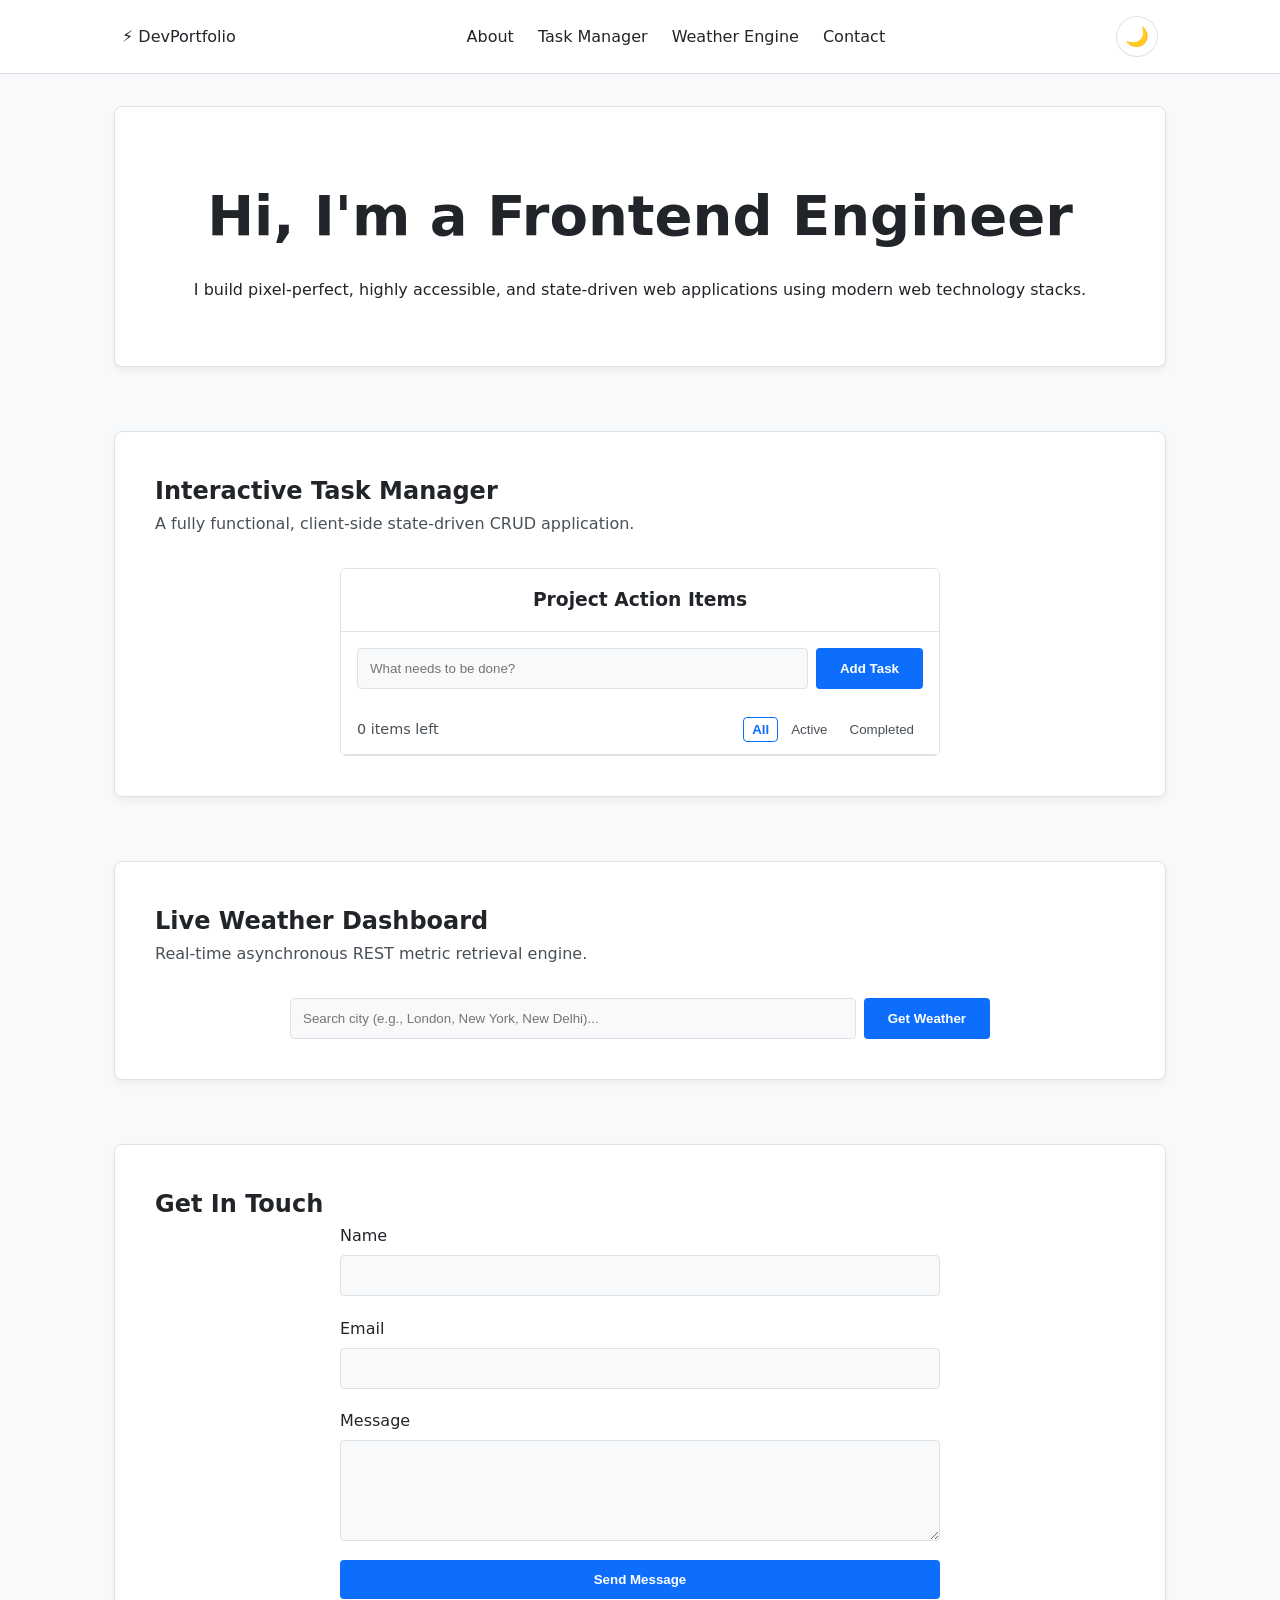
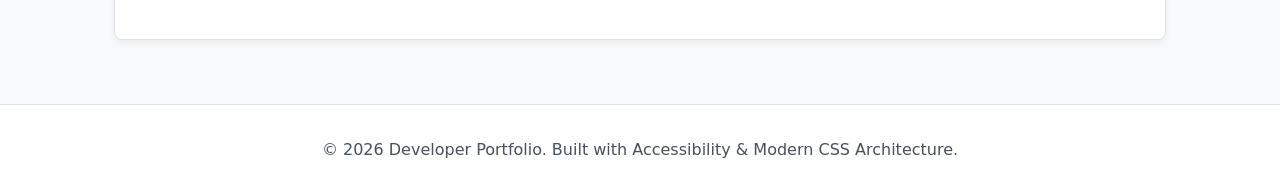
<file: index.html>
<!DOCTYPE html>
<html lang="en">
<head>
    <meta charset="UTF-8">
    <meta name="viewport" content="width=device-width, initial-scale=1.0">
    <title>Developer Portfolio, Tasks & Weather Engine</title>
    <meta name="description" content="Professional portfolio showcasing advanced frontend engineering skills, featuring an accessible To-Do system and an async real-time Weather Dashboard.">
    <meta name="keywords" content="Frontend Developer, Portfolio, JavaScript, CSS Grid, Asynchronous JS, REST API, Accessibility, WCAG">
    <meta name="author" content="Developer Name">
    <link rel="stylesheet" href="style.css">
</head>
<body>

    <!-- Accessibility Skip Link -->
    <a href="#main-content" class="skip-link">Skip to main content</a>

    <!-- Header & Navigation -->
    <header class="site-header">
        <div class="header-container">
            <span class="site-logo" aria-hidden="true">⚡ DevPortfolio</span>
            <nav aria-label="Main Navigation">
                <ul class="nav-links">
                    <li><a href="#about">About</a></li>
                    <li><a href="#projects">Task Manager</a></li>
                    <li><a href="#weather">Weather Engine</a></li>
                    <li><a href="#contact">Contact</a></li>
                </ul>
            </nav>
            <button id="theme-toggle" class="theme-btn" aria-label="Toggle dark mode" aria-pressed="false">
                <span class="mode-icon" aria-hidden="true">🌙</span>
            </button>
        </div>
    </header>

    <!-- Main Content Area -->
    <main id="main-content">

        <!-- Hero / About Section (Task 1 & 2) -->
        <section id="about" class="hero-section" aria-labelledby="about-heading">
            <div class="hero-content">
                <h1 id="about-heading">Hi, I'm a Frontend Engineer</h1>
                <p>I build pixel-perfect, highly accessible, and state-driven web applications using modern web technology stacks.</p>
            </div>
        </section>

        <!-- Task 3: Interactive To-Do Project Section -->
        <section id="projects" class="projects-section" aria-labelledby="projects-heading">
            <h2 id="projects-heading">Interactive Task Manager</h2>
            <p class="section-subtitle">A fully functional, client-side state-driven CRUD application.</p>

            <div class="todo-app" role="region" aria-label="To-Do List Application">
                <div class="todo-header">
                    <h3>Project Action Items</h3>
                </div>

                <form id="todo-form" class="todo-form" aria-label="Add new task form">
                    <div class="input-group">
                        <label for="todo-input" class="sr-only">New Task Description</label>
                        <input type="text" id="todo-input" placeholder="What needs to be done?" required autocomplete="off">
                        <button type="submit" aria-label="Add task">Add Task</button>
                    </div>
                </form>

                <div class="todo-controls">
                    <span id="items-left" class="items-left" aria-live="polite">0 items left</span>
                    <div class="filter-buttons" role="group" aria-label="Filter tasks">
                        <button type="button" id="filter-all" class="filter-btn active" aria-pressed="true">All</button>
                        <button type="button" id="filter-active" class="filter-btn" aria-pressed="false">Active</button>
                        <button type="button" id="filter-completed" class="filter-btn" aria-pressed="false">Completed</button>
                    </div>
                </div>

                <ul id="todo-list" class="todo-list" aria-label="List of tasks">
                    <!-- Loaded dynamically via JS -->
                </ul>
            </div>
        </section>

        <!-- Task 4: Asynchronous Real-Time Weather Dashboard Section -->
        <section id="weather" class="weather-section" aria-labelledby="weather-heading">
            <h2 id="weather-heading">Live Weather Dashboard</h2>
            <p class="section-subtitle">Real-time asynchronous REST metric retrieval engine.</p>

            <div class="weather-container">
                <div class="weather-search-box">
                    <form id="weather-form" class="weather-form" aria-label="City weather exploration form">
                        <div class="input-group">
                            <label for="weather-input" class="sr-only">Enter city name</label>
                            <input type="text" id="weather-input" placeholder="Search city (e.g., London, New York, New Delhi)..." required autocomplete="off">
                            <button type="submit" id="weather-submit" aria-label="Search target weather data">Get Weather</button>
                        </div>
                    </form>
                </div>

                <!-- Async Visual Wrapper Handlers -->
                <div id="weather-loader" class="weather-loader hidden" aria-live="polite" aria-hidden="true">
                    <div class="spinner"></div>
                    <p>Fetching real-time dataset...</p>
                </div>

                <div id="weather-error" class="weather-error hidden" role="alert" aria-live="assertive">
                    <span class="error-icon" aria-hidden="true">⚠️</span>
                    <p id="error-message">Failed to process network transmission payload.</p>
                </div>

                <!-- Data Display Output Frame Component -->
                <div id="weather-display" class="weather-display hidden" role="region" aria-label="Weather metrics results display window">
                    <div class="weather-main-card">
                        <h3 id="w-location" class="w-location">City Name, CC</h3>
                        <div class="w-main-row">
                            <span id="w-icon" class="w-icon" aria-hidden="true">☀️</span>
                            <span id="w-temp" class="w-temp">--°C</span>
                        </div>
                        <p id="w-description" class="w-description">Clear Skies</p>
                    </div>

                    <!-- Complex Nested Grid Processing Array Layout Nodes -->
                    <div class="weather-metrics-grid">
                        <div class="metric-card">
                            <span class="m-icon" aria-hidden="true">💧</span>
                            <div class="m-info">
                                <span class="m-label">Humidity</span>
                                <span id="w-humidity" class="m-value">--%</span>
                            </div>
                        </div>
                        <div class="metric-card">
                            <span class="m-icon" aria-hidden="true">💨</span>
                            <div class="m-info">
                                <span class="m-label">Wind Speed</span>
                                <span id="w-wind" class="m-value">-- km/h</span>
                            </div>
                        </div>
                        <div class="metric-card">
                            <span class="m-icon" aria-hidden="true">🧭</span>
                            <div class="m-info">
                                <span class="m-label">Wind Direction</span>
                                <span id="w-direction" class="m-value">--°</span>
                            </div>
                        </div>
                        <div class="metric-card">
                            <span class="m-icon" aria-hidden="true">⛰️</span>
                            <div class="m-info">
                                <span class="m-label">Elevation</span>
                                <span id="w-elevation" class="m-value">--m</span>
                            </div>
                        </div>
                    </div>
                </div>
            </div>
        </section>

        <!-- Accessible Contact Form Section (Task 1) -->
        <section id="contact" class="contact-section" aria-labelledby="contact-heading">
            <h2 id="contact-heading">Get In Touch</h2>
            <form class="contact-form" aria-label="Contact form">
                <div class="form-field">
                    <label for="contact-name">Name</label>
                    <input type="text" id="contact-name" name="name" required autocomplete="name">
                </div>
                <div class="form-field">
                    <label for="contact-email">Email</label>
                    <input type="email" id="contact-email" name="email" required autocomplete="email">
                </div>
                <div class="form-field">
                    <label for="contact-message">Message</label>
                    <textarea id="contact-message" name="message" rows="5" required></textarea>
                </div>
                <button type="submit" class="submit-btn">Send Message</button>
            </form>
        </section>

    </main>

    <!-- Footer -->
    <footer class="site-footer">
        <p>&copy; 2026 Developer Portfolio. Built with Accessibility & Modern CSS Architecture.</p>
    </footer>

    <script src="app.js"></script>
</body>
</html>
</file>
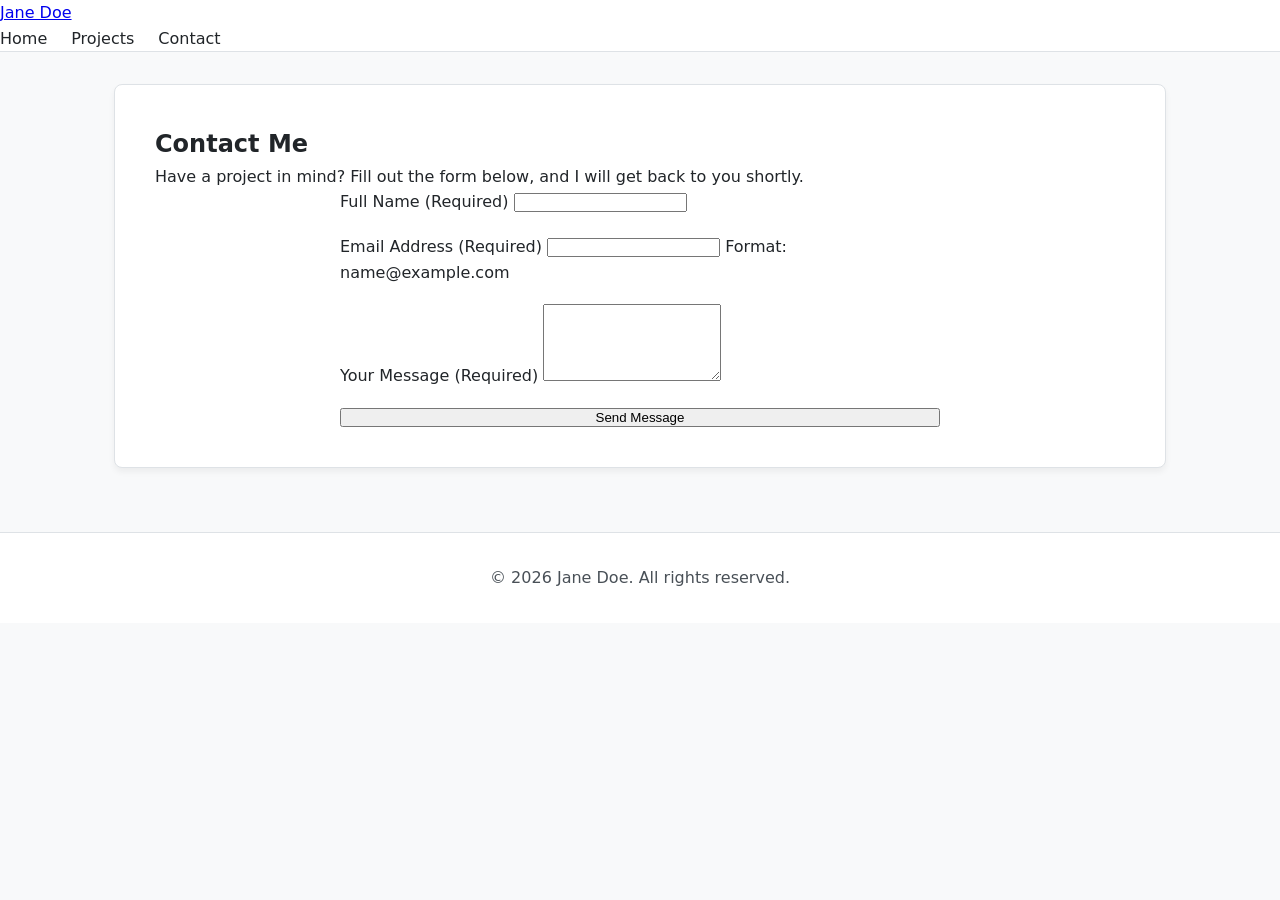
<file: contact.html>
<!DOCTYPE html>
<html lang="en">
<head>
  <meta charset="UTF-8">
  <meta name="viewport" content="width=device-width, initial-scale=1.0">
  <title>Contact Jane Doe | Portfolio</title>
  <meta name="description" content="Get in touch with Jane Doe for front-end web development opportunities.">
  <link rel="canonical" href="https://janedoe.dev">
  <link rel="stylesheet" href="style.css">
</head>
<body>

  <a href="#main-content" class="skip-link">Skip to main content</a>

  <header class="site-header">
    <div class="logo">
      <a href="index.html" aria-label="Jane Doe Portfolio Home">Jane Doe</a>
    </div>
    <nav aria-label="Main Navigation">
      <ul class="nav-links">
        <li><a href="index.html">Home</a></li>
        <li><a href="index.html#projects">Projects</a></li>
        <li><a href="contact.html" aria-current="page">Contact</a></li>
      </ul>
    </nav>
  </header>

  <main id="main-content" class="container">
    <section aria-labelledby="contact-heading" class="contact-section">
      <h1 id="contact-heading">Contact Me</h1>
      <p>Have a project in mind? Fill out the form below, and I will get back to you shortly.</p>

      <form action="#" method="POST" class="contact-form" novalidate>
        <div class="form-group">
          <label id="name-label" for="user-name">Full Name (Required)</label>
          <input type="text" id="user-name" name="name" required aria-required="true" aria-labelledby="name-label">
        </div>

        <div class="form-group">
          <label id="email-label" for="user-email">Email Address (Required)</label>
          <input type="email" id="user-email" name="email" required aria-required="true" aria-labelledby="email-label" aria-describedby="email-hint">
          <span id="email-hint" class="form-hint">Format: name@example.com</span>
        </div>

        <div class="form-group">
          <label id="message-label" for="user-message">Your Message (Required)</label>
          <textarea id="user-message" name="message" rows="5" required aria-required="true" aria-labelledby="message-label"></textarea>
        </div>

        <button type="submit">Send Message</button>
      </form>
    </section>
  </main>

  <footer class="site-footer">
    <p>&copy; 2026 Jane Doe. All rights reserved.</p>
  </footer>

</body>
</html>
</file>
<file: style.css>
/* ==========================================================================
   CSS Variables & Themes (Task 2)
   ========================================================================== */
:root {
    /* Light Mode Palette */
    --bg-primary: #f8f9fa;
    --bg-secondary: #ffffff;
    --text-primary: #212529;
    --text-secondary: #495057;
    --accent: #0d6efd;
    --accent-hover: #0b5ed7;
    --border-color: #dee2e6;
    --focus-ring: #0d6efd;
    --danger: #dc3545;
    --success: #198754;
    --shadow: 0 4px 6px rgba(0, 0, 0, 0.05);
    --transition: all 0.3s ease;
}

[data-theme="dark"] {
    /* Dark Mode Palette */
    --bg-primary: #121212;
    --bg-secondary: #1e1e1e;
    --text-primary: #f8f9fa;
    --text-secondary: #adb5bd;
    --accent: #3d8bfd;
    --accent-hover: #6ea8fe;
    --border-color: #343a40;
    --focus-ring: #6ea8fe;
    --shadow: 0 4px 6px rgba(0, 0, 0, 0.3);
}

/* ==========================================================================
   Reset & Base Styles
   ========================================================================== */
* {
    box-sizing: border-box;
    margin: 0;
    padding: 0;
}

body {
    font-family: system-ui, -apple-system, sans-serif;
    background-color: var(--bg-primary);
    color: var(--text-primary);
    line-height: 1.6;
    transition: var(--transition);
}

/* Accessibility Focus States */
input:focus, textarea:focus, button:focus, a:focus {
    outline: 3px solid var(--focus-ring);
    outline-offset: 2px;
}

/* Screen Reader Only Utility */
.sr-only {
    position: absolute;
    width: 1px;
    height: 1px;
    padding: 0;
    margin: -1px;
    overflow: hidden;
    clip: rect(0, 0, 0, 0);
    border: 0;
}

/* Skip Link */
.skip-link {
    position: absolute;
    top: -100px;
    left: 0;
    background: var(--accent);
    color: white;
    padding: 1rem;
    z-index: 100;
    transition: top 0.2s;
}
.skip-link:focus {
    top: 0;
}

/* ==========================================================================
   Layout Architecture (Grid & Flexbox)
   ========================================================================== */
.header-container {
    display: flex;
    justify-content: space-between;
    align-items: center;
    max-width: 1100px;
    margin: 0 auto;
    padding: 1rem 2rem;
}

.site-header {
    background-color: var(--bg-secondary);
    border-bottom: 1px solid var(--border-color);
    position: sticky;
    top: 0;
    z-index: 10;
}

.nav-links {
    display: flex;
    list-style: none;
    gap: 1.5rem;
}

.nav-links a {
    color: var(--text-primary);
    text-decoration: none;
    font-weight: 500;
}

.theme-btn {
    background: none;
    border: 1px solid var(--border-color);
    padding: 0.5rem;
    border-radius: 50%;
    cursor: pointer;
    font-size: 1.2rem;
}

/* Main Layout Grid */
main {
    max-width: 1100px;
    margin: 2rem auto;
    padding: 0 1.5rem;
    display: grid;
    grid-template-columns: 1fr;
    gap: 3rem;
}

/* Sections */
section {
    background-color: var(--bg-secondary);
    padding: 2.5rem;
    border-radius: 8px;
    box-shadow: var(--shadow);
    border: 1px solid var(--border-color);
}

.hero-section {
    text-align: center;
    padding: 4rem 2rem;
}

.hero-section h1 {
    font-size: 2.5rem;
    margin-bottom: 1rem;
}

.section-subtitle {
    color: var(--text-secondary);
    margin-bottom: 2rem;
}

/* ==========================================================================
   Task 3: To-Do App UI Component Styles
   ========================================================================== */
.todo-app {
    max-width: 600px;
    margin: 0 auto;
    border: 1px solid var(--border-color);
    border-radius: 6px;
    background: var(--bg-primary);
    overflow: hidden;
}

.todo-header {
    background-color: var(--bg-secondary);
    padding: 1rem;
    border-bottom: 1px solid var(--border-color);
    text-align: center;
}

.todo-form {
    padding: 1rem;
    background-color: var(--bg-secondary);
}

.input-group {
    display: flex;
    gap: 0.5rem;
}

.input-group input {
    flex: 1;
    padding: 0.75rem;
    border: 1px solid var(--border-color);
    border-radius: 4px;
    background: var(--bg-primary);
    color: var(--text-primary);
}

.input-group button, .submit-btn {
    background-color: var(--accent);
    color: white;
    border: none;
    padding: 0.75rem 1.5rem;
    border-radius: 4px;
    cursor: pointer;
    font-weight: bold;
}

.input-group button:hover, .submit-btn:hover {
    background-color: var(--accent-hover);
}

.todo-controls {
    display: flex;
    justify-content: space-between;
    align-items: center;
    padding: 0.75rem 1rem;
    background: var(--bg-secondary);
    border-bottom: 1px solid var(--border-color);
    font-size: 0.9rem;
    color: var(--text-secondary);
}

.filter-buttons {
    display: flex;
    gap: 0.25rem;
}

.filter-btn {
    background: none;
    border: 1px solid transparent;
    padding: 0.25rem 0.5rem;
    border-radius: 4px;
    cursor: pointer;
    color: var(--text-secondary);
}

.filter-btn.active {
    border-color: var(--accent);
    color: var(--accent);
    font-weight: bold;
}

/* Dynamic Todo List Items */
.todo-list {
    list-style: none;
    background-color: var(--bg-secondary);
}

.todo-item {
    display: flex;
    align-items: center;
    justify-content: space-between;
    padding: 0.75rem 1rem;
    border-bottom: 1px solid var(--border-color);
    gap: 1rem;
}

.todo-item-left {
    display: flex;
    align-items: center;
    gap: 0.75rem;
    flex: 1;
}

.todo-checkbox {
    width: 1.2rem;
    height: 1.2rem;
    cursor: pointer;
}

.todo-text {
    flex: 1;
    word-break: break-all;
}

.todo-item.completed .todo-text {
    text-decoration: line-through;
    color: var(--text-secondary);
}

/* Edit State Inputs */
.edit-input {
    flex: 1;
    padding: 0.4rem;
    border: 1px solid var(--accent);
    background: var(--bg-primary);
    color: var(--text-primary);
    border-radius: 4px;
}

.todo-actions {
    display: flex;
    gap: 0.5rem;
}

.action-btn {
    background: none;
    border: 1px solid var(--border-color);
    padding: 0.3rem 0.6rem;
    border-radius: 4px;
    cursor: pointer;
    font-size: 0.85rem;
    color: var(--text-primary);
}

.btn-edit:hover, .btn-save:hover {
    border-color: var(--accent);
    color: var(--accent);
}

.btn-delete:hover, .btn-cancel:hover {
    border-color: var(--danger);
    color: var(--danger);
}

/* ==========================================================================
   Contact Form Styles
   ========================================================================== */
.contact-form {
    display: flex;
    flex-direction: column;
    gap: 1.2rem;
    max-width: 600px;
    margin: 0 auto;
}

.form-field {
    display: flex;
    flex-direction: column;
    gap: 0.4rem;
}

.form-field label {
    font-weight: 500;
}

.form-field input, .form-field textarea {
    padding: 0.75rem;
    border: 1px solid var(--border-color);
    border-radius: 4px;
    background: var(--bg-primary);
    color: var(--text-primary);
}

/* ==========================================================================
   Footer
   ========================================================================== */
.site-footer {
    text-align: center;
    padding: 2rem;
    margin-top: 4rem;
    color: var(--text-secondary);
    border-top: 1px solid var(--border-color);
    background-color: var(--bg-secondary);
}

/* ==========================================================================
   Responsive Breakpoints (Task 2 Mobile-First Architecture)
   ========================================================================== */
@media (min-width: 768px) {
    main {
        gap: 4rem;
    }
    
    .hero-section h1 {
        font-size: 3.5rem;
    }
}
/* ==========================================================================
   Task 4: Weather Dashboard Grid Engine Module
   ========================================================================== */
.weather-section {
    position: relative;
}

.weather-container {
    max-width: 700px;
    margin: 0 auto;
    display: flex;
    flex-direction: column;
    gap: 1.5rem;
}

/* Local Component Search Area Layout */
.weather-search-box {
    width: 100%;
}

/* Component Core Layout Frame Cards */
.weather-display {
    animation: fadeIn 0.4s cubic-bezier(0.4, 0, 0.2, 1) forwards;
    display: flex;
    flex-direction: column;
    gap: 1.5rem;
}

.weather-main-card {
    background: linear-gradient(135deg, var(--accent), var(--accent-hover));
    color: #ffffff;
    padding: 2.5rem;
    border-radius: 14px;
    text-align: center;
    box-shadow: var(--shadow);
    border: 1px solid rgba(255, 255, 255, 0.1);
}

.w-location {
    font-size: 1.8rem;
    font-weight: 700;
    margin-bottom: 0.5rem;
    letter-spacing: -0.02em;
}

.w-main-row {
    display: flex;
    justify-content: center;
    align-items: center;
    gap: 1rem;
    margin: 1rem 0;
}

.w-icon {
    font-size: 3.5rem;
    filter: drop-shadow(0 4px 8px rgba(0, 0, 0, 0.15));
}

.w-temp {
    font-size: 4rem;
    font-weight: 800;
    letter-spacing: -0.04em;
}

.w-description {
    font-size: 1.1rem;
    font-weight: 500;
    opacity: 0.9;
    text-transform: capitalize;
}

/* Two-Dimensional Layout Processing Grid (Task 2 Spec) */
.weather-metrics-grid {
    display: grid;
    grid-template-columns: repeat(2, 1fr);
    gap: 1rem;
}

.metric-card {
    background: var(--bg-primary);
    border: 1px solid var(--border-color);
    padding: 1.25rem;
    border-radius: 12px;
    display: flex;
    align-items: center;
    gap: 1rem;
    transition: var(--transition);

    &:hover {
        transform: translateY(-2px);
        border-color: var(--accent);
    }
}

.m-icon {
    font-size: 1.8rem;
    background: var(--bg-secondary);
    width: 50px;
    height: 50px;
    display: grid;
    place-content: center;
    border-radius: 10px;
    box-shadow: inset 0 2px 4px rgba(0, 0, 0, 0.02);
}

.m-info {
    display: flex;
    flex-direction: column;
}

.m-label {
    font-size: 0.85rem;
    color: var(--text-secondary);
    font-weight: 500;
}

.m-value {
    font-size: 1.2rem;
    font-weight: 700;
    color: var(--text-primary);
}

/* Asynchronous Layout Application State Classes */
.weather-loader {
    display: flex;
    flex-direction: column;
    align-items: center;
    justify-content: center;
    padding: 3rem;
    gap: 1rem;
    color: var(--text-secondary);
}

.spinner {
    width: 40px;
    height: 40px;
    border: 4px solid var(--border-color);
    border-top: 4px solid var(--accent);
    border-radius: 50%;
    animation: spin 0.8s linear infinite;
}

.weather-error {
    background: rgba(220, 53, 69, 0.08);
    border: 1px solid var(--danger);
    color: var(--danger);
    padding: 1.2rem;
    border-radius: 10px;
    display: flex;
    align-items: center;
    gap: 0.75rem;
    font-weight: 500;
}

.hidden {
    display: none !important;
}

/* Animations Core System */
@keyframes spin {
    to { transform: rotate(360deg); }
}

@keyframes fadeIn {
    from { opacity: 0; transform: translateY(8px); }
    to { opacity: 1; transform: translateY(0); }
}

/* Mobile Responsive Matrix Overrides */
@media (max-width: 550px) {
    .weather-metrics-grid {
        grid-template-columns: 1fr;
    }
    
    .weather-main-card {
        padding: 1.5rem;
    }

    .w-temp {
        font-size: 3rem;
    }
}
</file>
